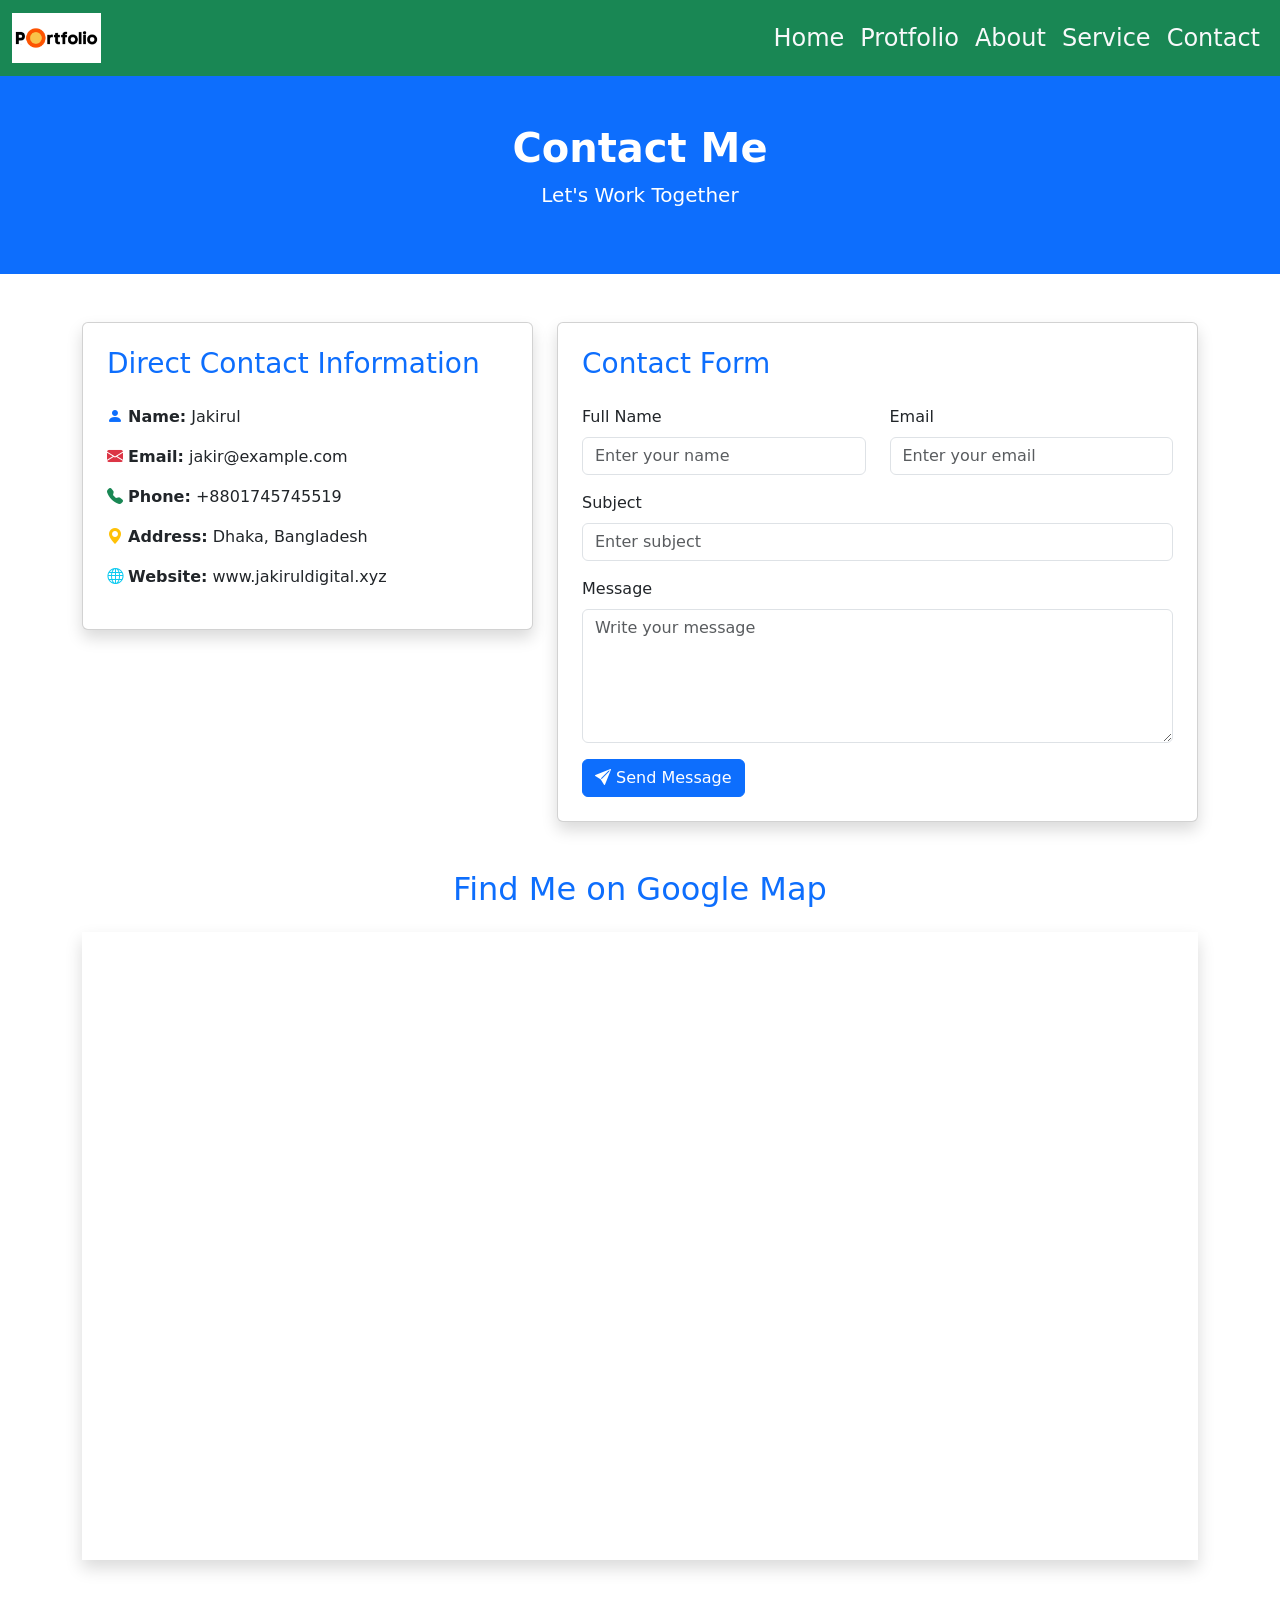
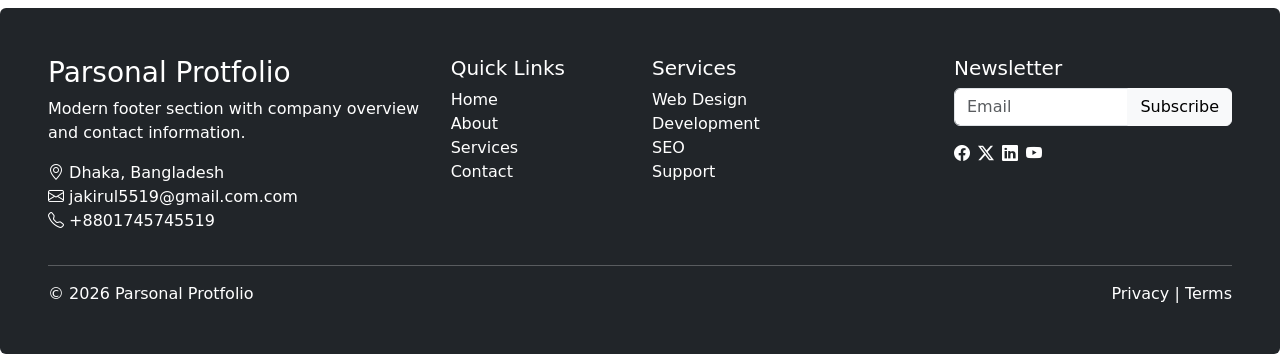
<file: Contact.html>
<!doctype html>
<html lang="en">

<head>
    <meta charset="utf-8">
    <meta name="viewport" content="width=device-width, initial-scale=1">
    <title>Bootstrap demo</title>
    <link href="https://cdn.jsdelivr.net/npm/bootstrap@5.3.3/dist/css/bootstrap.min.css" rel="stylesheet"
        integrity="sha384-QWTKZyjpPEjISv5WaRU9OFeRpok6YctnYmDr5pNlyT2bRjXh0JMhjY6hW+ALEwIH" crossorigin="anonymous">
    <link rel="stylesheet" href="https://cdn.jsdelivr.net/npm/bootstrap-icons@1.11.3/font/bootstrap-icons.min.css">
</head>

<body>

    <section id="nav">
        <header id="header-section">
            <div class="container-fluid p-0">
                <nav class="navbar navbar-expand-lg bg-success">
                    <div class="container-fluid">
                        <a class="navbar-brand" href="#"><img src="Assets/image/Portfolio.hu_full_logo.png" alt=""
                                height="50"></a>
                        <button class="navbar-toggler" type="button" data-bs-toggle="collapse"
                            data-bs-target="#navbarNav" aria-controls="navbarNav" aria-expanded="false"
                            aria-label="Toggle navigation">
                            <span class="navbar-toggler-icon"></span>
                        </button>
                        <div class="collapse navbar-collapse" id="navbarNav">
                            <ul class="navbar-nav ms-auto">
                                <li class="nav-item">
                                    <a class="nav-link active text-light fs-4" aria-current="page"
                                        href="index.html">Home</a>
                                </li>
                                <li class="nav-item">
                                    <a class="nav-link text-light fs-4" href="protfolio.html">Protfolio</a>
                                </li>
                                <li class="nav-item">
                                    <a class="nav-link text-light fs-4" href="about.html">About</a>
                                </li>
                                <li class="nav-item">
                                    <a class="nav-link text-light fs-4" href="Service.html">Service</a>
                                </li>
                                <li class="nav-item">
                                    <a class="nav-link text-light fs-4" href="Contact.html">Contact</a>
                                </li>
                            </ul>
                        </div>
                    </div>
                </nav>
            </div>
        </header>

    </section>

    <!-- =========================
     PAGE TITLE
========================= -->

    <section class="bg-primary text-white text-center py-5">
        <div class="container">
            <h1 class="fw-bold">Contact Me</h1>
            <p class="lead">Let's Work Together</p>
        </div>
    </section>

    <!-- =========================
     CONTACT INFORMATION
========================= -->

    <section class="container py-5">

        <div class="row">

            <!-- Contact Info -->

            <div class="col-lg-5">

                <div class="card shadow p-4">

                    <h3 class="text-primary mb-4">
                        Direct Contact Information
                    </h3>

                    <p>
                        <i class="bi bi-person-fill text-primary"></i>
                        <strong>Name:</strong> Jakirul
                    </p>

                    <p>
                        <i class="bi bi-envelope-fill text-danger"></i>
                        <strong>Email:</strong>
                        jakir@example.com
                    </p>

                    <p>
                        <i class="bi bi-telephone-fill text-success"></i>
                        <strong>Phone:</strong>
                        +8801745745519
                    </p>

                    <p>
                        <i class="bi bi-geo-alt-fill text-warning"></i>
                        <strong>Address:</strong>
                        Dhaka, Bangladesh
                    </p>

                    <p>
                        <i class="bi bi-globe text-info"></i>
                        <strong>Website:</strong>
                        www.jakiruldigital.xyz
                    </p>

                </div>

            </div>

            <!-- Contact Form -->

            <div class="col-lg-7">

                <div class="card shadow p-4">

                    <h3 class="text-primary mb-4">
                        Contact Form
                    </h3>

                    <form>

                        <div class="row">

                            <div class="col-md-6 mb-3">

                                <label class="form-label">
                                    Full Name
                                </label>

                                <input type="text" class="form-control" placeholder="Enter your name">

                            </div>

                            <div class="col-md-6 mb-3">

                                <label class="form-label">
                                    Email
                                </label>

                                <input type="email" class="form-control" placeholder="Enter your email">

                            </div>

                        </div>

                        <div class="mb-3">

                            <label class="form-label">
                                Subject
                            </label>

                            <input type="text" class="form-control" placeholder="Enter subject">

                        </div>

                        <div class="mb-3">

                            <label class="form-label">
                                Message
                            </label>

                            <textarea rows="5" class="form-control" placeholder="Write your message"></textarea>

                        </div>

                        <button class="btn btn-primary">

                            <i class="bi bi-send-fill"></i>

                            Send Message

                        </button>

                    </form>

                </div>

            </div>

        </div>

    </section>

    <!-- =========================
     GOOGLE MAP
========================= -->

    <section class="container pb-5">

        <h2 class="text-center text-primary mb-4">
            Find Me on Google Map
        </h2>

        <div class="ratio ratio-16x9 shadow">

            <iframe
                src="https://www.google.com/maps/embed?pb=!1m14!1m12!1m3!1d28835.66946100293!2d89.4647632!3d25.38945255!2m3!1f0!2f0!3f0!3m2!1i1024!2i768!4f13.1!5e0!3m2!1sen!2sbd!4v1785474231753!5m2!1sen!2sbd"
                width="600" height="450" style="border:0;" allowfullscreen="" loading="lazy"
                referrerpolicy="strict-origin-when-cross-origin" style="border:0;" allowfullscreen="" loading="lazy">

            </iframe>

        </div>

    </section>

    <section id="footer">
        <div class="bg-dark text-white p-5 rounded">
            <div class="row g-4">
                <div class="col-lg-4">
                    <h3>Parsonal Protfolio</h3>
                    <p>Modern footer section with company overview and contact information.</p>
                    <p><i class="bi bi-geo-alt"></i> Dhaka, Bangladesh<br><i class="bi bi-envelope"></i>
                        jakirul5519@gmail.com.com<br><i class="bi bi-telephone"></i> +8801745745519</p>
                </div>
                <div class="col-lg-2">
                    <h5>Quick Links</h5>
                    <ul class="list-unstyled">
                        <li>Home</li>
                        <li>About</li>
                        <li>Services</li>
                        <li>Contact</li>
                    </ul>
                </div>
                <div class="col-lg-3">
                    <h5>Services</h5>
                    <ul class="list-unstyled">
                        <li>Web Design</li>
                        <li>Development</li>
                        <li>SEO</li>
                        <li>Support</li>
                    </ul>
                </div>
                <div class="col-lg-3">
                    <h5>Newsletter</h5>
                    <div class="input-group mb-3"><input class="form-control" placeholder="Email"><button
                            class="btn btn-light">Subscribe</button></div>
                    <div><i class="bi bi-facebook me-2"></i><i class="bi bi-twitter-x me-2"></i><i
                            class="bi bi-linkedin me-2"></i><i class="bi bi-youtube"></i></div>
                </div>
            </div>
            <hr>
            <div class="d-flex justify-content-between flex-wrap"><span>© 2026 Parsonal Protfolio </span><span>Privacy |
                    Terms</span></div>
        </div>
    </section>

    <div class="container-md">
        <!-- Make a website with Bootstrap 5.3.3 and Bootstrap Icons 1.11.3 -->
        <!-- You must need all component in this section -->
    </div>
    <script src="https://cdn.jsdelivr.net/npm/bootstrap@5.2.3/dist/js/bootstrap.bundle.min.js"
        integrity="sha384-kenU1KFdBIe4zVF0s0G1M5b4hcpxyD9F7jL+jjXkk+Q2h455rYXK/7HAuoJl+0I4"
        crossorigin="anonymous"></script>
</body>

</html>
</file>
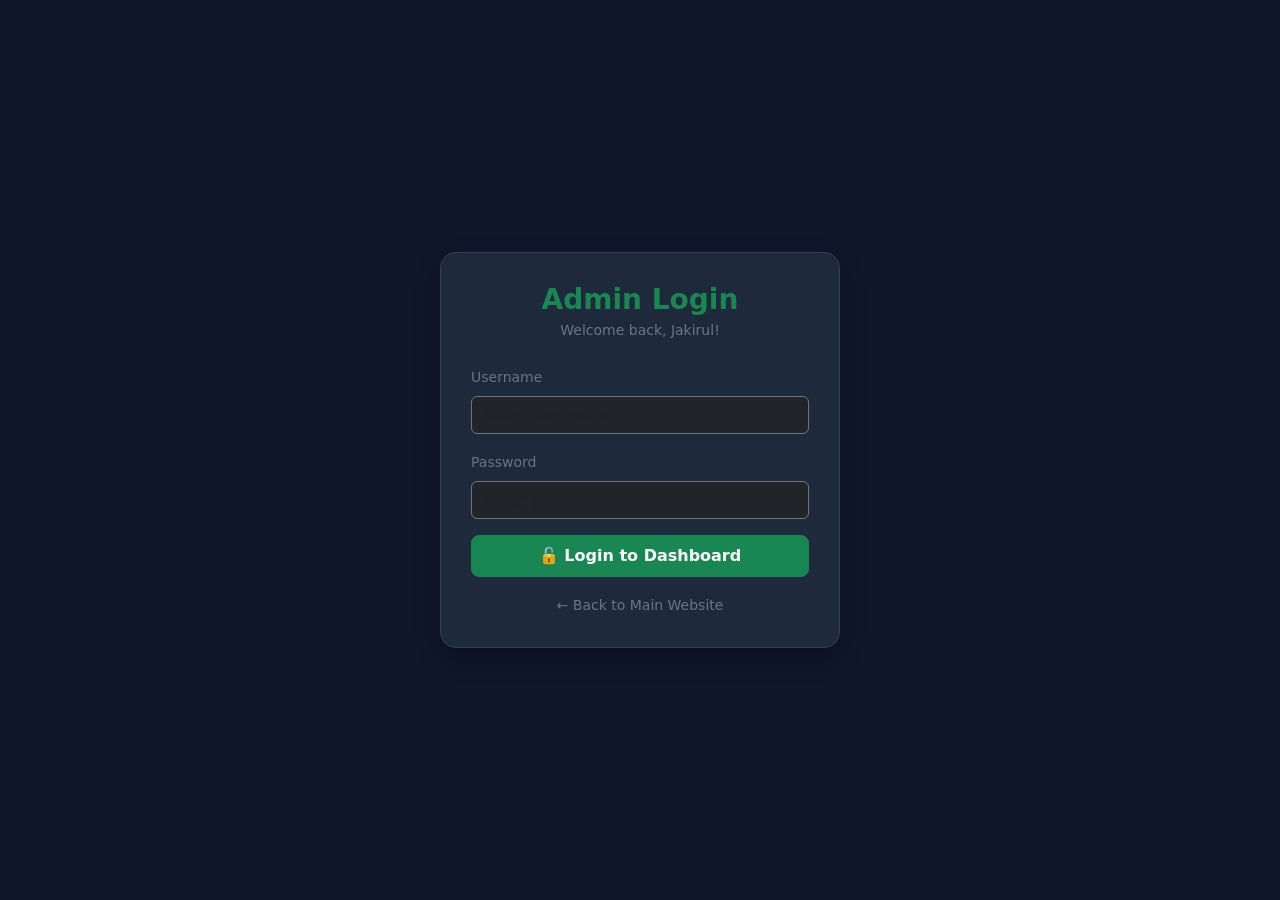
<file: dashboard.html>
<!DOCTYPE html>
<html lang="en">

<head>
    <meta charset="UTF-8">
    <meta name="viewport" content="width=device-width, initial-scale=1.0">
    <title>Admin Dashboard - Jakirul Digital</title>
    <link href="https://cdn.jsdelivr.net/npm/bootstrap@5.3.0/dist/css/bootstrap.min.css" rel="stylesheet">
    <style>
        body {
            background-color: #0f172a;
            color: #f8fafc;
        }

        .sidebar {
            background-color: #1e293b;
            min-height: 100vh;
        }
    </style>
</head>

<body>

    <div class="container-fluid">
        <div class="row">
            <!-- Sidebar -->
            <div class="col-md-3 col-lg-2 sidebar p-3 border-end border-secondary">
                <h4 class="text-success fw-bold">⚙️ Admin Panel</h4>
                <hr class="text-secondary">
                <ul class="nav nav-pills flex-column mb-auto">
                    <li class="nav-item">
                        <a href="#" class="nav-link active bg-success">📊 Dashboard</a>
                    </li>
                    <li>
                        <a href="index.html" target="_blank" class="nav-link text-info mt-2">🌐 View Live Site</a>
                    </li>
                </ul>
                <hr class="text-secondary">
                <button onclick="logout()" class="btn btn-outline-danger w-100">🔒 Logout</button>
            </div>

            <!-- Content Area -->
            <div class="col-md-9 col-lg-10 p-4">
                <h2 class="fw-bold">Welcome, Jakirul Islam! 👋</h2>
                <p class="text-secondary">এটি আপনার ওয়েবসাইটের এডমিন কন্ট্রোল ড্যাশবোর্ড।</p>

                <div class="alert alert-success rounded-3 mt-4">
                    🎉 <strong>অভিনন্দন!</strong> আপনার ওয়েবসাইট এডমিন প্যানেলে সফলভাবে লগইন করেছেন।
                </div>
            </div>
        </div>
    </div>

    <script>
        // সিকিউরিটি চেক
        if (localStorage.getItem("isLoggedIn") !== "true") {
            window.location.href = "login.html";
        }

        function logout() {
            localStorage.removeItem("isLoggedIn");
            window.location.href = "login.html";
        }
    </script>

</body>

</html>
</file>
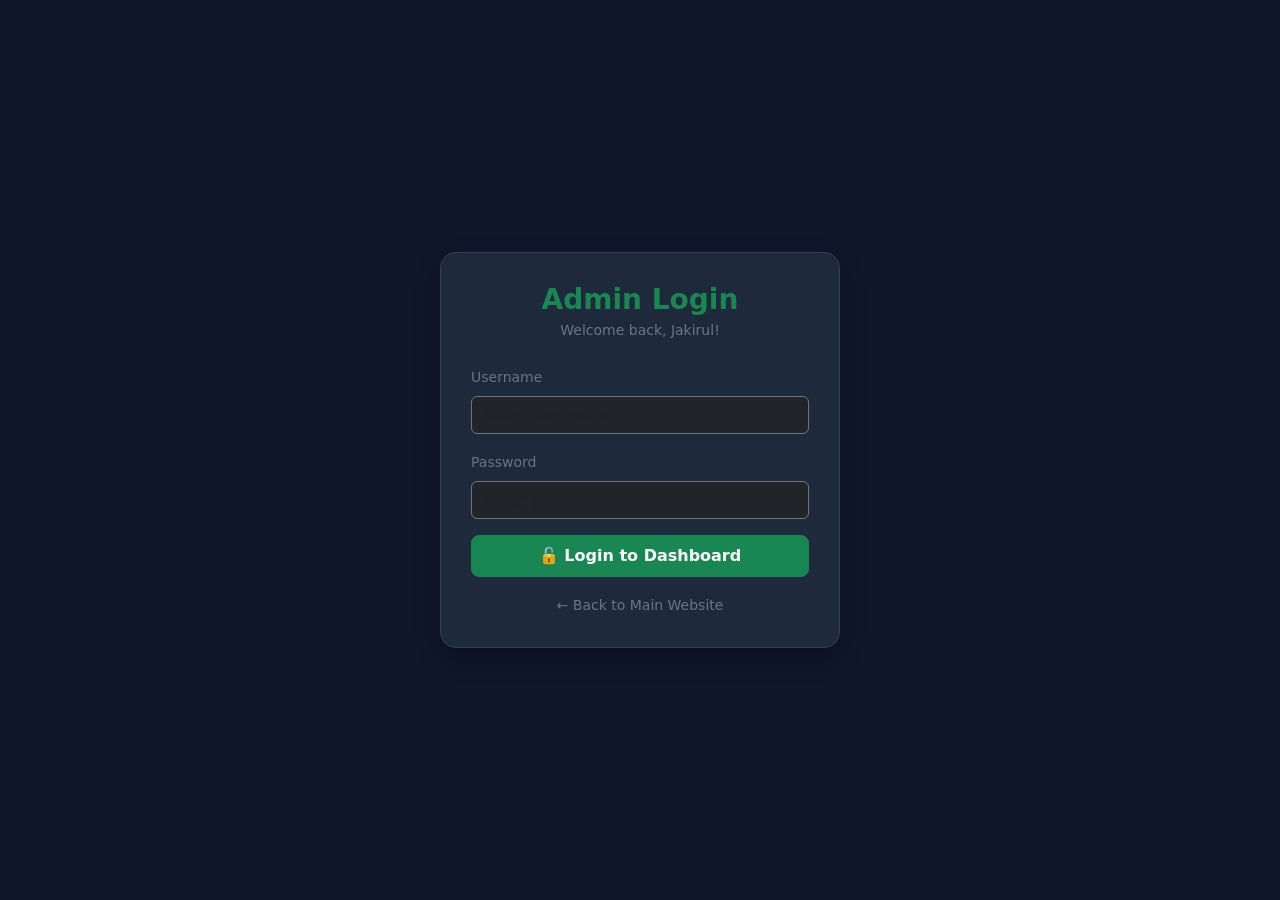
<file: login.html>
<!DOCTYPE html>
<html lang="en">

<head>
    <meta charset="UTF-8">
    <meta name="viewport" content="width=device-width, initial-scale=1.0">
    <title>Admin Login - Jakirul Digital</title>
    <link href="https://cdn.jsdelivr.net/npm/bootstrap@5.3.0/dist/css/bootstrap.min.css" rel="stylesheet">
    <style>
        body {
            background-color: #0f172a;
            color: #ffffff;
            height: 100vh;
            display: flex;
            align-items: center;
            justify-content: center;
        }

        .login-card {
            background-color: #1e293b;
            border: 1px solid #334155;
            border-radius: 16px;
            padding: 30px;
            width: 100%;
            max-width: 400px;
            box-shadow: 0 10px 25px rgba(0, 0, 0, 0.3);
        }
    </style>
</head>

<body>

    <div class="login-card text-center">
        <h3 class="fw-bold mb-1 text-success">Admin Login</h3>
        <p class="text-secondary small mb-4">Welcome back, Jakirul!</p>

        <form id="adminLoginForm">
            <div class="mb-3 text-start">
                <label class="form-label text-secondary small">Username</label>
                <input type="text" id="loginUser" class="form-control bg-dark text-white border-secondary"
                    placeholder="Enter username" required>
            </div>
            <div class="mb-3 text-start">
                <label class="form-label text-secondary small">Password</label>
                <input type="password" id="loginPass" class="form-control bg-dark text-white border-secondary"
                    placeholder="Enter password" required>
            </div>

            <div id="errorMsg" class="text-danger small mb-3 d-none">❌ ভুল ইউজারনেম বা পাসওয়ার্ড!</div>

            <button type="submit" class="btn btn-success w-100 fw-bold py-2 rounded-3">🔓 Login to Dashboard</button>
        </form>

        <div class="mt-3">
            <a href="index.html" class="text-secondary text-decoration-none small">← Back to Main Website</a>
        </div>
    </div>

    <script>
        document.getElementById('adminLoginForm').addEventListener('submit', function (e) {
            e.preventDefault();

            // 🔑 আপনার ইউজারনেম ও গোপন পাসওয়ার্ড
            const correctUser = "jakirul5519";
            const correctPass = "Jakirul7243"; // <-- পছন্দমতো পাসওয়ার্ড বদলে নিতে পারেন

            const userInput = document.getElementById('loginUser').value;
            const passInput = document.getElementById('loginPass').value;
            const errorMsg = document.getElementById('errorMsg');

            if (userInput === correctUser && passInput === correctPass) {
                localStorage.setItem("isLoggedIn", "true");
                window.location.href = "dashboard.html";
            } else {
                errorMsg.classList.remove('d-none');
            }
        });
    </script>

</body>

</html>
</file>
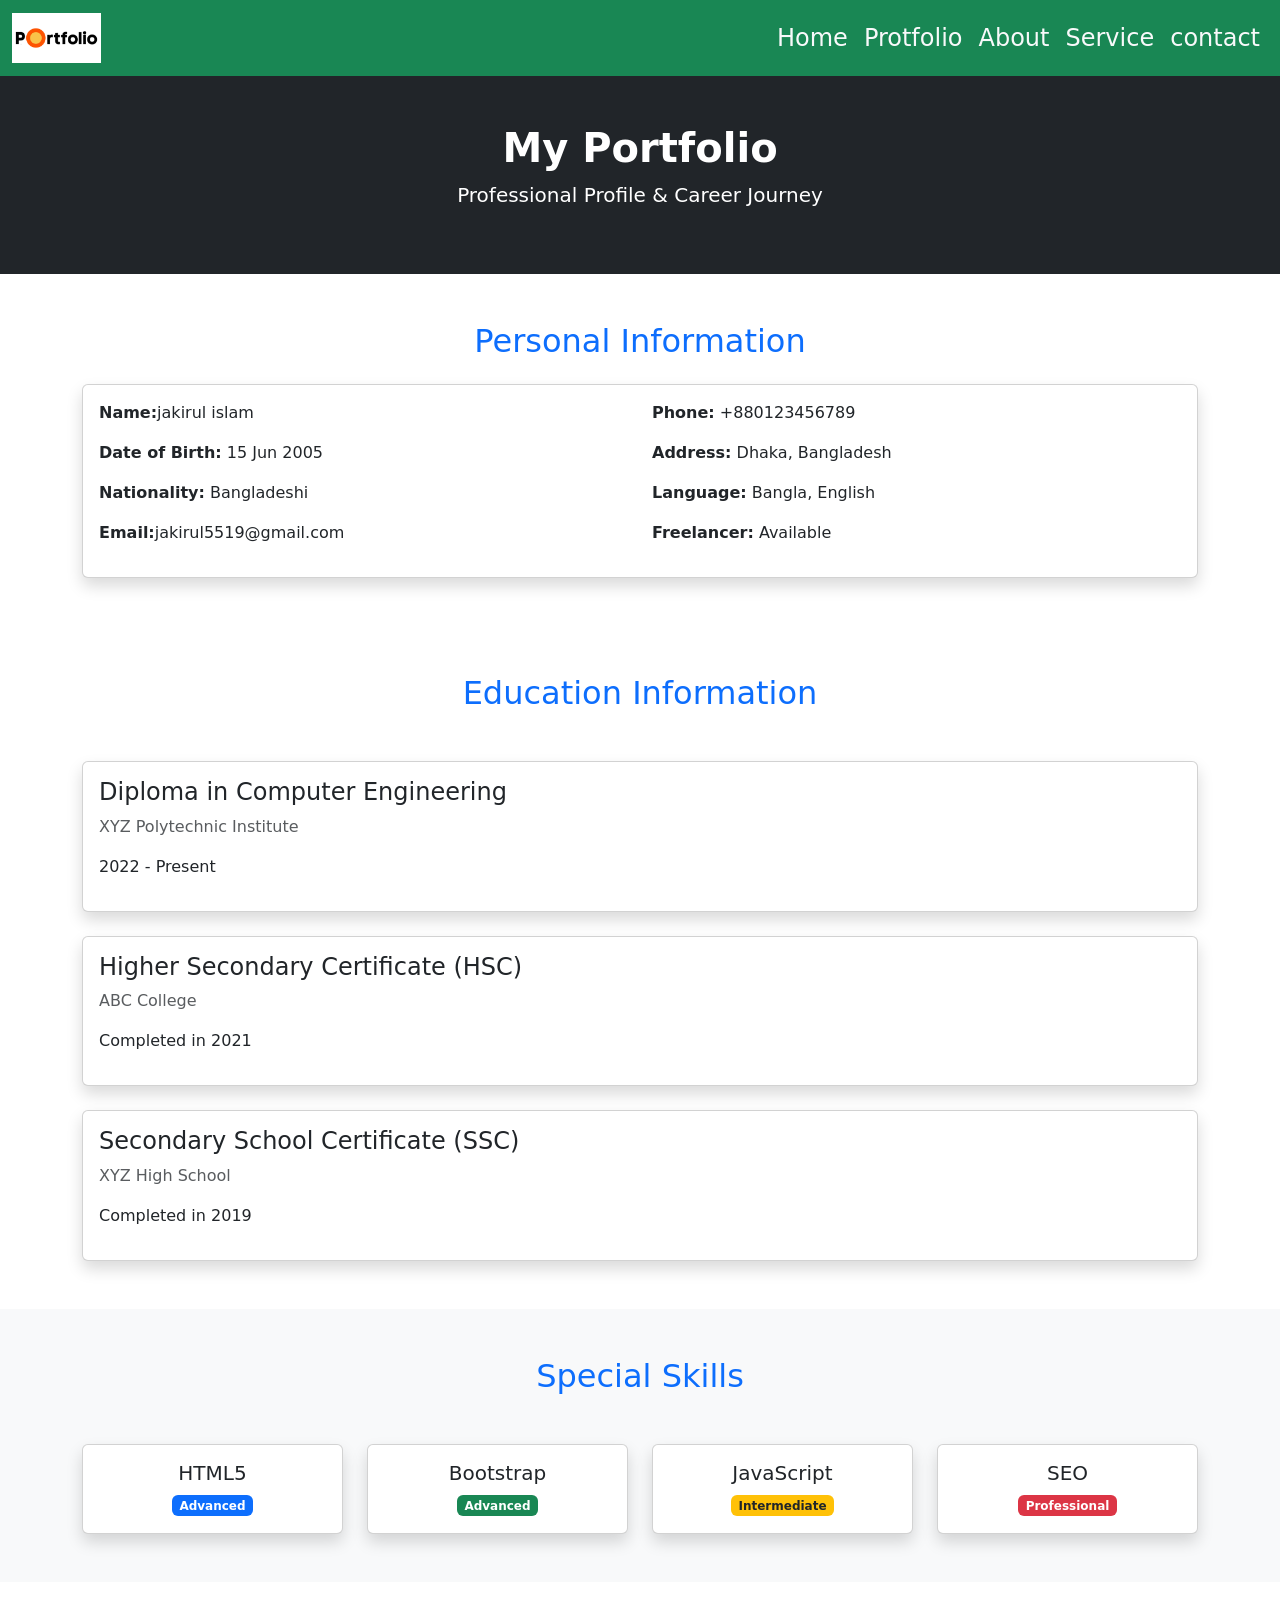
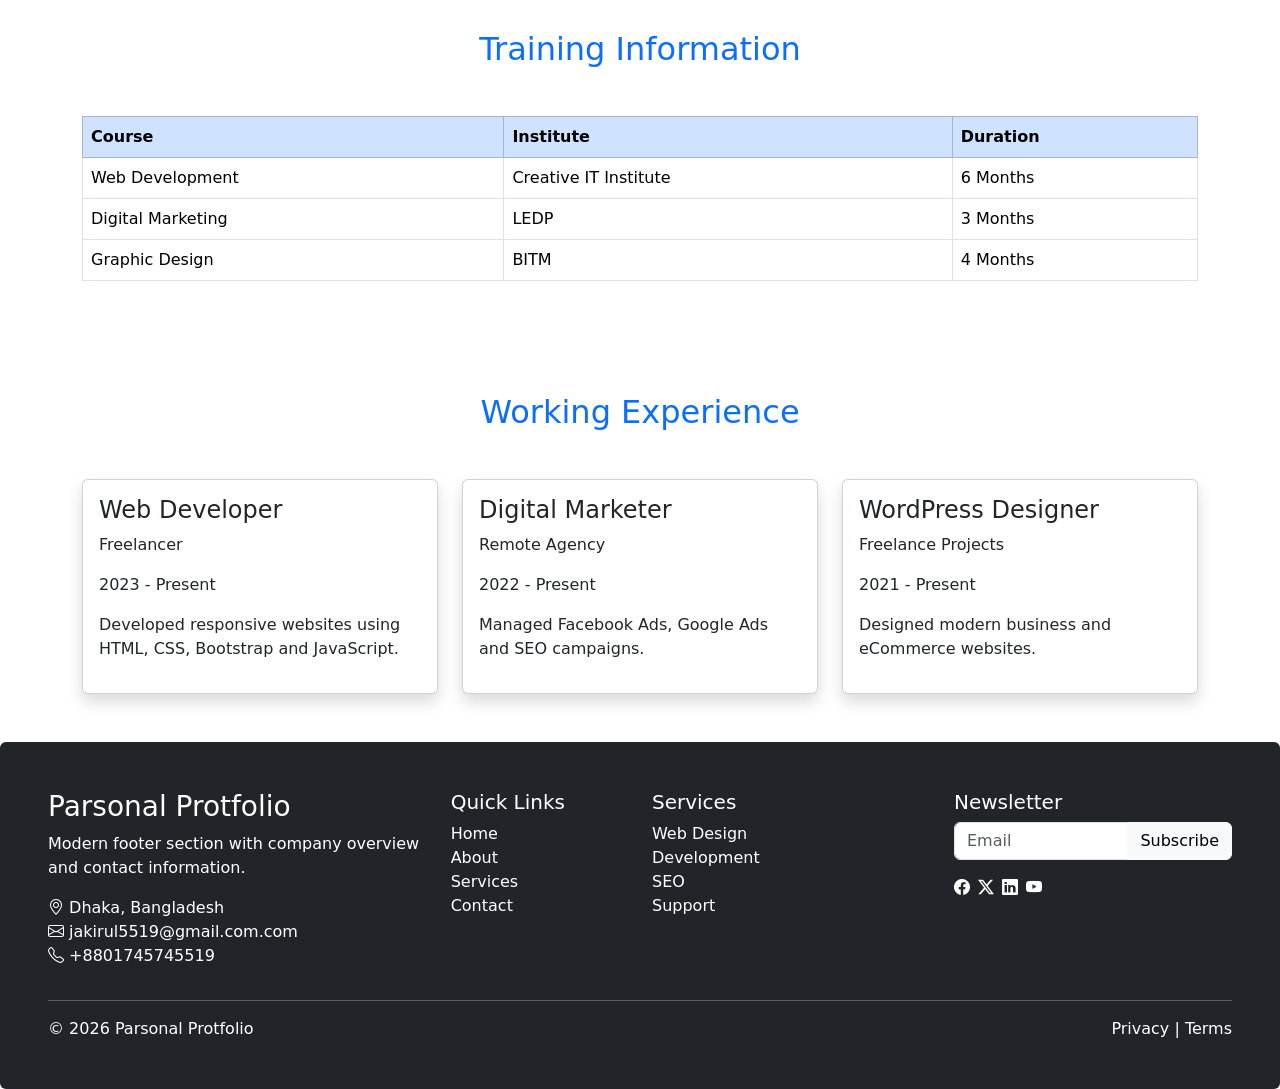
<file: protfolio.html>
<!doctype html>
<html lang="en">

<head>
    <meta charset="utf-8">
    <meta name="viewport" content="width=device-width, initial-scale=1">
    <title>Bootstrap demo</title>
    <link href="https://cdn.jsdelivr.net/npm/bootstrap@5.3.3/dist/css/bootstrap.min.css" rel="stylesheet"
        integrity="sha384-QWTKZyjpPEjISv5WaRU9OFeRpok6YctnYmDr5pNlyT2bRjXh0JMhjY6hW+ALEwIH" crossorigin="anonymous">
    <link rel="stylesheet" href="https://cdn.jsdelivr.net/npm/bootstrap-icons@1.11.3/font/bootstrap-icons.min.css">
</head>

<body>

    <section id="nav">
        <header id="header-section">
            <div class="container-fluid p-0">
                <nav class="navbar navbar-expand-lg bg-success">
                    <div class="container-fluid">
                        <a class="navbar-brand" href="#"><img src="Assets/image/Portfolio.hu_full_logo.png" alt=""
                                height="50"></a>
                        <button class="navbar-toggler" type="button" data-bs-toggle="collapse"
                            data-bs-target="#navbarNav" aria-controls="navbarNav" aria-expanded="false"
                            aria-label="Toggle navigation">
                            <span class="navbar-toggler-icon"></span>
                        </button>
                        <div class="collapse navbar-collapse" id="navbarNav">
                            <ul class="navbar-nav ms-auto">
                                <li class="nav-item">
                                    <a class="nav-link active text-light fs-4" aria-current="page"
                                        href="index.html">Home</a>
                                </li>
                                <li class="nav-item">
                                    <a class="nav-link text-light fs-4" href="protfolio.html">Protfolio</a>
                                </li>
                                <li class="nav-item">
                                    <a class="nav-link text-light fs-4" href="about.html">About</a>
                                </li>
                                <li class="nav-item">
                                    <a class="nav-link text-light fs-4" href="Service.html">Service</a>
                                </li>
                                <li class="nav-item">
                                    <a class="nav-link text-light fs-4" href="Contact.html">contact</a>
                                </li>
                            </ul>
                        </div>
                    </div>
                </nav>
            </div>
        </header>

    </section>

    <!-- =========================
     PAGE TITLE
========================= -->

    <section class="bg-dark text-white text-center py-5">
        <div class="container">
            <h1 class="fw-bold">My Portfolio</h1>
            <p class="lead">Professional Profile & Career Journey</p>
        </div>
    </section>

    <!-- =========================
     PERSONAL INFORMATION
========================= -->

    <section class="container py-5">

        <h2 class="text-primary mb-4 text-center">
            Personal Information
        </h2>

        <div class="card shadow">

            <div class="card-body">

                <div class="row">

                    <div class="col-md-6">

                        <p><strong>Name:</strong>jakirul islam</p>

                        <p><strong>Date of Birth:</strong> 15 Jun 2005</p>

                        <p><strong>Nationality:</strong> Bangladeshi</p>

                        <p><strong>Email:</strong>jakirul5519@gmail.com</p>

                    </div>

                    <div class="col-md-6">

                        <p><strong>Phone:</strong> +880123456789</p>

                        <p><strong>Address:</strong> Dhaka, Bangladesh</p>

                        <p><strong>Language:</strong> Bangla, English</p>

                        <p><strong>Freelancer:</strong> Available</p>

                    </div>

                </div>

            </div>

        </div>

    </section>

    <!-- =========================
     EDUCATION
========================= -->

    <section class="container py-5">

        <h2 class="text-primary text-center mb-5">

            Education Information

        </h2>

        <div class="timeline">

            <div class="card shadow mb-4">

                <div class="card-body">

                    <h4>Diploma in Computer Engineering</h4>

                    <p class="text-muted">

                        XYZ Polytechnic Institute

                    </p>

                    <p>

                        2022 - Present

                    </p>

                </div>

            </div>

            <div class="card shadow mb-4">

                <div class="card-body">

                    <h4>Higher Secondary Certificate (HSC)</h4>

                    <p class="text-muted">

                        ABC College

                    </p>

                    <p>

                        Completed in 2021

                    </p>

                </div>

            </div>

            <div class="card shadow">

                <div class="card-body">

                    <h4>Secondary School Certificate (SSC)</h4>

                    <p class="text-muted">

                        XYZ High School

                    </p>

                    <p>

                        Completed in 2019

                    </p>

                </div>

            </div>

        </div>

    </section>

    <!-- =========================
     SPECIAL SKILLS
========================= -->

    <section class="bg-light py-5">

        <div class="container">

            <h2 class="text-center text-primary mb-5">

                Special Skills

            </h2>

            <div class="row">

                <div class="col-md-3">

                    <div class="card text-center shadow">

                        <div class="card-body">

                            <h5>HTML5</h5>

                            <span class="badge bg-primary">

                                Advanced

                            </span>

                        </div>

                    </div>

                </div>

                <div class="col-md-3">

                    <div class="card text-center shadow">

                        <div class="card-body">

                            <h5>Bootstrap</h5>

                            <span class="badge bg-success">

                                Advanced

                            </span>

                        </div>

                    </div>

                </div>

                <div class="col-md-3">

                    <div class="card text-center shadow">

                        <div class="card-body">

                            <h5>JavaScript</h5>

                            <span class="badge bg-warning text-dark">

                                Intermediate

                            </span>

                        </div>

                    </div>

                </div>

                <div class="col-md-3">

                    <div class="card text-center shadow">

                        <div class="card-body">

                            <h5>SEO</h5>

                            <span class="badge bg-danger">

                                Professional

                            </span>

                        </div>

                    </div>

                </div>

            </div>

        </div>

    </section>

    <!-- =========================
     TRAINING
========================= -->

    <section class="container py-5">

        <h2 class="text-center text-primary mb-5">

            Training Information

        </h2>

        <table class="table table-bordered table-hover">

            <thead class="table-primary">

                <tr>

                    <th>Course</th>

                    <th>Institute</th>

                    <th>Duration</th>

                </tr>

            </thead>

            <tbody>

                <tr>

                    <td>Web Development</td>

                    <td>Creative IT Institute</td>

                    <td>6 Months</td>

                </tr>

                <tr>

                    <td>Digital Marketing</td>

                    <td>LEDP</td>

                    <td>3 Months</td>

                </tr>

                <tr>

                    <td>Graphic Design</td>

                    <td>BITM</td>

                    <td>4 Months</td>

                </tr>

            </tbody>

        </table>

    </section>

    <!-- =========================
     WORK EXPERIENCE
========================= -->

    <section class="container py-5">

        <h2 class="text-center text-primary mb-5">

            Working Experience

        </h2>

        <div class="row">

            <div class="col-md-4">

                <div class="card shadow h-100">

                    <div class="card-body">

                        <h4>Web Developer</h4>

                        <p>

                            Freelancer

                        </p>

                        <p>

                            2023 - Present

                        </p>

                        <p>

                            Developed responsive websites using
                            HTML, CSS, Bootstrap and JavaScript.

                        </p>

                    </div>

                </div>

            </div>

            <div class="col-md-4">

                <div class="card shadow h-100">

                    <div class="card-body">

                        <h4>Digital Marketer</h4>

                        <p>

                            Remote Agency

                        </p>

                        <p>

                            2022 - Present

                        </p>

                        <p>

                            Managed Facebook Ads,
                            Google Ads and SEO campaigns.

                        </p>

                    </div>

                </div>

            </div>

            <div class="col-md-4">

                <div class="card shadow h-100">

                    <div class="card-body">

                        <h4>WordPress Designer</h4>

                        <p>

                            Freelance Projects

                        </p>

                        <p>

                            2021 - Present

                        </p>

                        <p>

                            Designed modern business
                            and eCommerce websites.

                        </p>

                    </div>

                </div>

            </div>

        </div>

    </section>

    <section id="footer">
        <div class="bg-dark text-white p-5 rounded">
            <div class="row g-4">
                <div class="col-lg-4">
                    <h3>Parsonal Protfolio</h3>
                    <p>Modern footer section with company overview and contact information.</p>
                    <p><i class="bi bi-geo-alt"></i> Dhaka, Bangladesh<br><i class="bi bi-envelope"></i>
                        jakirul5519@gmail.com.com<br><i class="bi bi-telephone"></i> +8801745745519</p>
                </div>
                <div class="col-lg-2">
                    <h5>Quick Links</h5>
                    <ul class="list-unstyled">
                        <li>Home</li>
                        <li>About</li>
                        <li>Services</li>
                        <li>Contact</li>
                    </ul>
                </div>
                <div class="col-lg-3">
                    <h5>Services</h5>
                    <ul class="list-unstyled">
                        <li>Web Design</li>
                        <li>Development</li>
                        <li>SEO</li>
                        <li>Support</li>
                    </ul>
                </div>
                <div class="col-lg-3">
                    <h5>Newsletter</h5>
                    <div class="input-group mb-3"><input class="form-control" placeholder="Email"><button
                            class="btn btn-light">Subscribe</button></div>
                    <div><i class="bi bi-facebook me-2"></i><i class="bi bi-twitter-x me-2"></i><i
                            class="bi bi-linkedin me-2"></i><i class="bi bi-youtube"></i></div>
                </div>
            </div>
            <hr>
            <div class="d-flex justify-content-between flex-wrap"><span>© 2026 Parsonal Protfolio </span><span>Privacy |
                    Terms</span></div>
        </div>
    </section>


    <div class="container-md">
        <!-- Make a website with Bootstrap 5.3.3 and Bootstrap Icons 1.11.3 -->
        <!-- You must need all component in this section -->
    </div>
    <script src="https://cdn.jsdelivr.net/npm/bootstrap@5.2.3/dist/js/bootstrap.bundle.min.js"
        integrity="sha384-kenU1KFdBIe4zVF0s0G1M5b4hcpxyD9F7jL+jjXkk+Q2h455rYXK/7HAuoJl+0I4"
        crossorigin="anonymous"></script>
</body>

</html>
</file>
